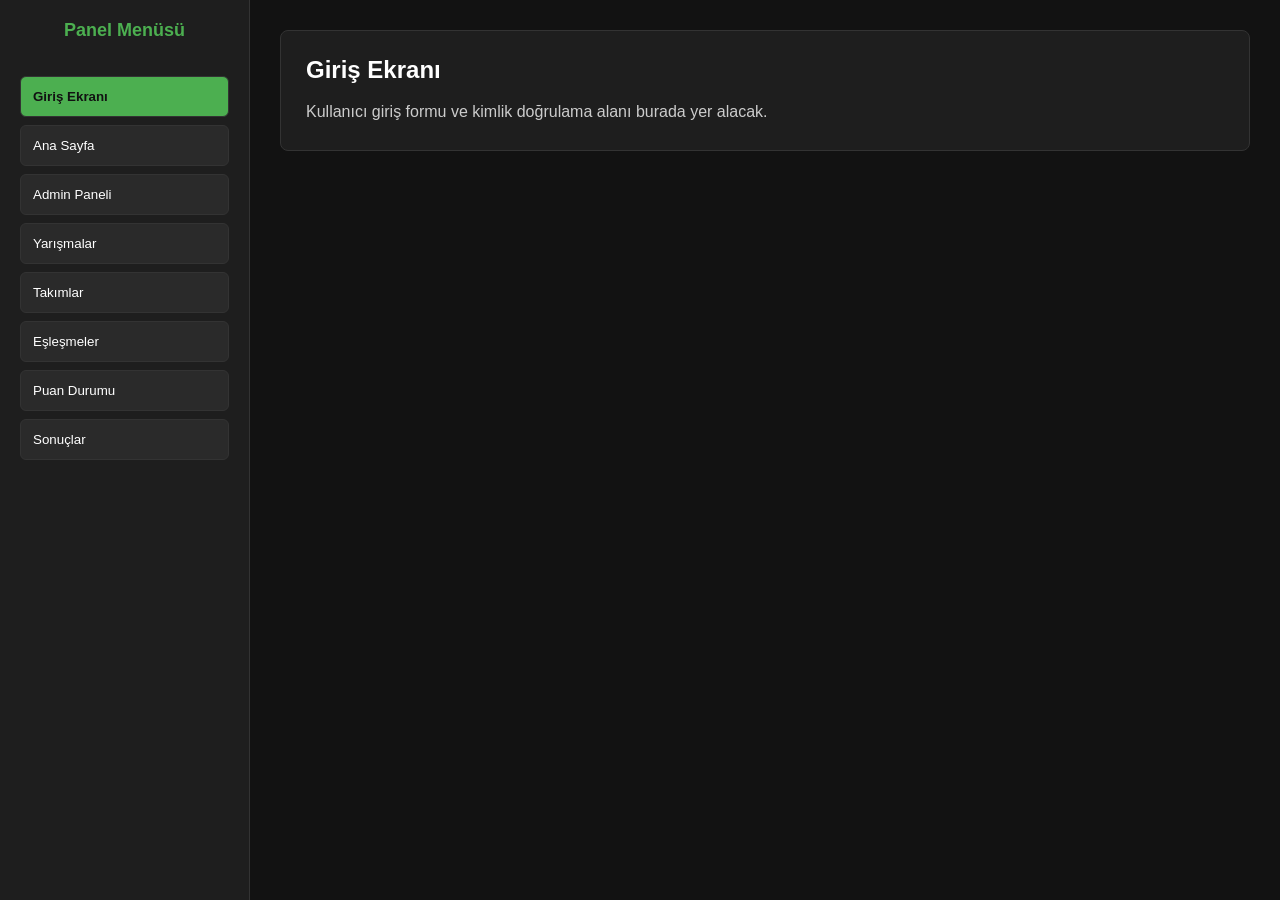
<file: okul-proje-ver1.0/okul-proje-ver1.0/index.html>
<!DOCTYPE html>
<html lang="tr">
<head>
    <meta charset="UTF-8">
    <meta name="viewport" content="width=device-width, initial-scale=1.0">
    <title>Sistem Arayüz Prototipi</title>
    <!-- Harici CSS Dosyası Bağlantısı -->
    <link rel="stylesheet" href="style.css">
</head>
<body>

    <!-- Yan Menü (Sidebar) Navigation -->
    <div class="sidebar">
        <h2>Panel Menüsü</h2>
        <nav>
            <button onclick="showSection('giris')" class="active">Giriş Ekranı</button>
            <button onclick="showSection('anasayfa')">Ana Sayfa</button>
            <button onclick="showSection('admin')">Admin Paneli</button>
            <button onclick="showSection('yarismalar')">Yarışmalar</button>
            <button onclick="showSection('takimlar')">Takımlar</button>
            <button onclick="showSection('eslesmeler')">Eşleşmeler</button>
            <button onclick="showSection('puan')">Puan Durumu</button>
            <button onclick="showSection('sonuclar')">Sonuçlar</button>
        </nav>
    </div>

    <!-- Ekran İçerikleri -->
    <div class="content">
        
        <div id="giris" class="section active">
            <h1>Giriş Ekranı</h1>
            <p>Kullanıcı giriş formu ve kimlik doğrulama alanı burada yer alacak.</p>
        </div>

        <div id="anasayfa" class="section">
            <h1>Ana Sayfa</h1>
            <p>Sistem genel özet bilgileri ve duyuruların yer aldığı ana ekran.</p>
        </div>

        <div id="admin" class="section">
            <h1>Admin Paneli</h1>
            <p>Yönetici ayarları, kullanıcı yönetimi ve sistem yapılandırması.</p>
        </div>

        <div id="yarismalar" class="section">
            <h1>Yarışmalar</h1>
            <p>Aktif ve yaklaşan yarışmaların listesi ve detayları.</p>
        </div>

        <div id="takimlar" class="section">
            <h1>Takımlar</h1>
            <p>Yarışmaya katılan takımlar ve üye bilgileri.</p>
        </div>

        <div id="eslesmeler" class="section">
            <h1>Eşleşmeler</h1>
            <p>Takımlar arası eşleşme kuraları ve fikstür bilgisi.</p>
        </div>

        <div id="puan" class="section">
            <h1>Puan Durumu</h1>
            <table>
                <thead>
                    <tr>
                        <th>Sıra</th>
                        <th>Takım</th>
                        <th>Puan</th>
                    </tr>
                </thead>
                <tbody>
                    <tr>
                        <td>1</td>
                        <td>Takım A</td>
                        <td>15</td>
                    </tr>
                    <tr>
                        <td>2</td>
                        <td>Takım B</td>
                        <td>12</td>
                    </tr>
                </tbody>
            </table>
        </div>

        <div id="sonuclar" class="section">
            <h1>Sonuçlar</h1>
            <p>Tamamlanan yarışma ve maç sonuçları ekranı.</p>
        </div>

    </div>

    <!-- Sekme Geçiş Scripti -->
    <script>
        function showSection(sectionId) {
            // Tüm sayfaları gizle
            document.querySelectorAll('.section').forEach(sec => sec.classList.remove('active'));
            // Tüm butonları pasif yap
            document.querySelectorAll('.sidebar nav button').forEach(btn => btn.classList.remove('active'));

            // İlgili sayfayı ve tıklanan butonu aktif yap
            document.getElementById(sectionId).classList.add('active');
            event.target.classList.add('active');
        }
    </script>
</body>
</html>
</file>
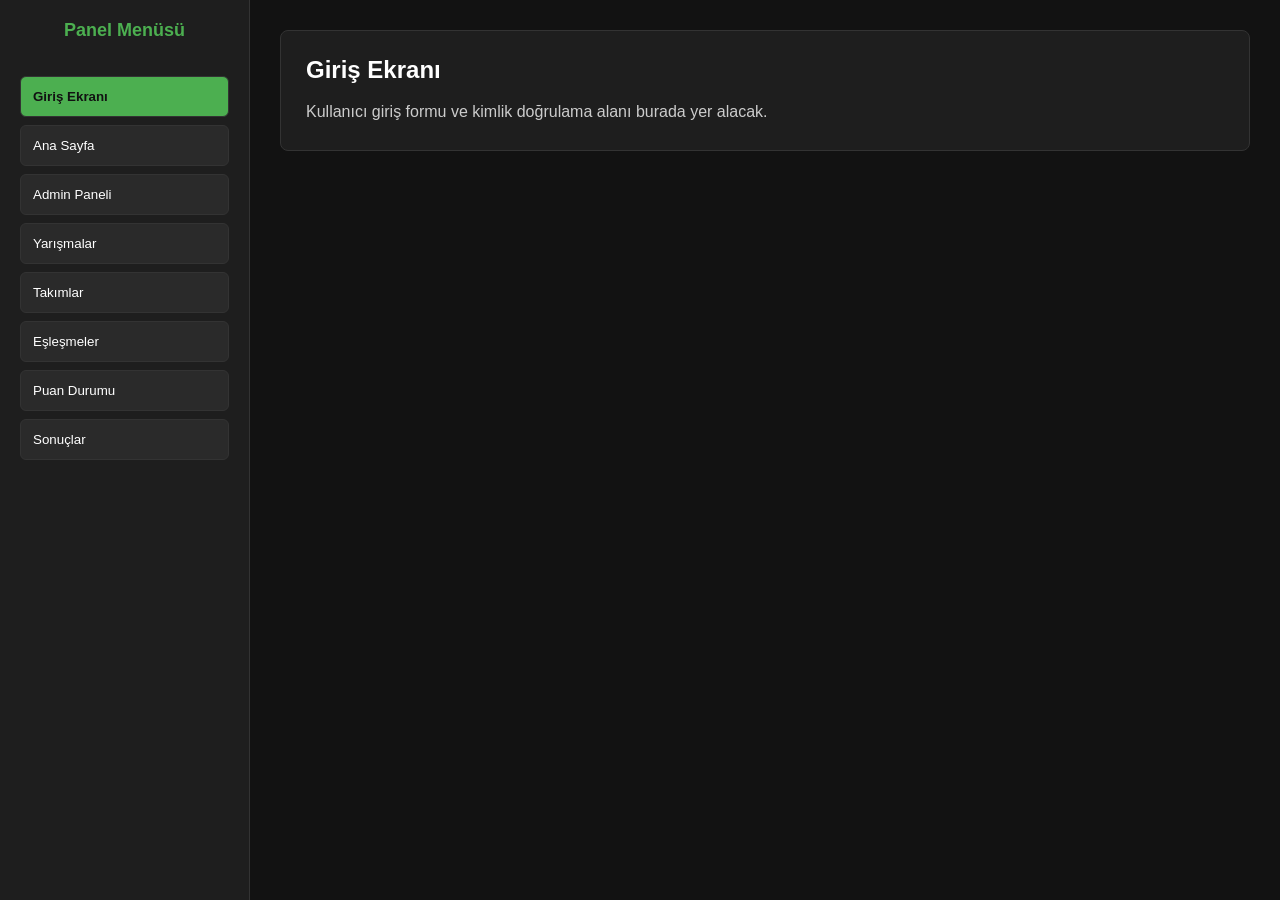
<file: okul-proje-ver1.1/okul-proje-ver1.1/index.html>
<!DOCTYPE html>
<html lang="tr">
<head>
    <meta charset="UTF-8">
    <meta name="viewport" content="width=device-width, initial-scale=1.0">
    <title>Arayüz Prototipi</title>
    <link rel="stylesheet" href="style.css">
</head>
<body>

    <!-- Yan Menü -->
    <div class="sidebar">
        <h2>Panel Menüsü</h2>
        <nav>
            <button onclick="showSection('giris')" class="active">Giriş Ekranı</button>
            <button onclick="showSection('anasayfa')">Ana Sayfa</button>
            <button onclick="showSection('admin')">Admin Paneli</button>
            <button onclick="showSection('yarismalar')">Yarışmalar</button>
            <button onclick="showSection('takimlar')">Takımlar</button>
            <button onclick="showSection('eslesmeler')">Eşleşmeler</button>
            <button onclick="showSection('puan')">Puan Durumu</button>
            <button onclick="showSection('sonuclar')">Sonuçlar</button>
        </nav>
    </div>

    <!-- İçerik Alanı -->
    <div class="content">
        <div id="giris" class="section active">
            <h1>Giriş Ekranı</h1>
            <p>Kullanıcı giriş formu ve kimlik doğrulama alanı burada yer alacak.</p>
        </div>

        <div id="anasayfa" class="section">
            <h1>Ana Sayfa</h1>
            <p>Sistem genel özet bilgileri ve duyuruların yer aldığı ana ekran.</p>
        </div>

        <div id="admin" class="section">
            <h1>Admin Paneli</h1>
            <p>Yönetici ayarları, kullanıcı yönetimi ve sistem yapılandırması.</p>
        </div>

        <div id="yarismalar" class="section">
            <h1>Yarışmalar</h1>
            <p>Aktif ve yaklaşan yarışmaların listesi ve detayları.</p>
        </div>

        <div id="takimlar" class="section">
            <h1>Takımlar</h1>
            <p>Yarışmaya katılan takımlar ve üye bilgileri.</p>
        </div>

        <div id="eslesmeler" class="section">
            <h1>Eşleşmeler</h1>
            <p>Takımlar arası eşleşme kuraları ve fikstür bilgisi.</p>
        </div>

        <div id="puan" class="section">
            <h1>Puan Durumu</h1>
            <table>
                <thead>
                    <tr>
                        <th>Sıra</th>
                        <th>Takım</th>
                        <th>Puan</th>
                    </tr>
                </thead>
                <tbody>
                    <tr>
                        <td>1</td>
                        <td>Takım A</td>
                        <td>15</td>
                    </tr>
                    <tr>
                        <td>2</td>
                        <td>Takım B</td>
                        <td>12</td>
                    </tr>
                </tbody>
            </table>
        </div>

        <div id="sonuclar" class="section">
            <h1>Sonuçlar</h1>
            <p>Tamamlanan yarışma ve maç sonuçları ekranı.</p>
        </div>
    </div>

    <script>
        function showSection(sectionId) {
            document.querySelectorAll('.section').forEach(sec => sec.classList.remove('active'));
            document.querySelectorAll('.sidebar nav button').forEach(btn => btn.classList.remove('active'));

            document.getElementById(sectionId).classList.add('active');
            event.target.classList.add('active');
        }
    </script>
</body>
</html>
</file>
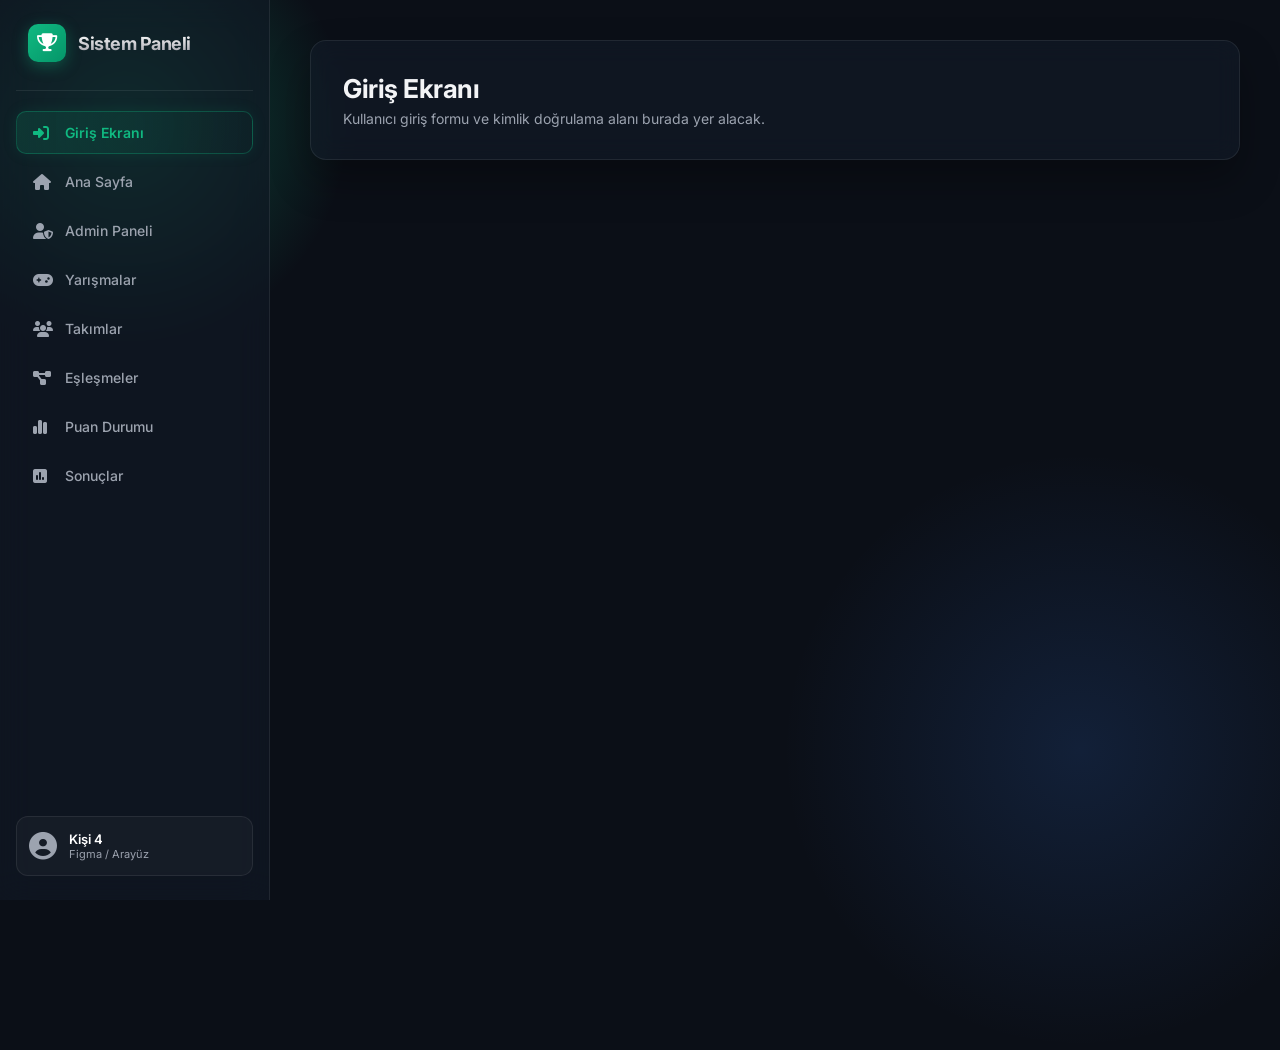
<file: okul-proje-ver1.2/okul-proje-ver1.2/index.html>
<!DOCTYPE html>
<html lang="tr">
<head>
    <meta charset="UTF-8">
    <meta name="viewport" content="width=device-width, initial-scale=1.0">
    <title>Sistem Arayüz Prototipi</title>
    <!-- Modern Font Inter -->
    <link rel="preconnect" href="https://fonts.googleapis.com">
    <link rel="preconnect" href="https://fonts.gstatic.com" crossorigin>
    <link href="https://fonts.googleapis.com/css2?family=Inter:wght@300;400;500;600;700&display=swap" rel="stylesheet">
    <!-- FontAwesome İkon Kütüphanesi -->
    <link rel="stylesheet" href="https://cdnjs.cloudflare.com/ajax/libs/font-awesome/6.4.0/css/all.min.css">
    <!-- Harici CSS -->
    <link rel="stylesheet" href="style.css">
</head>
<body>

    <!-- Arka Plan Işıltıları (Glow Effects) -->
    <div class="bg-glow-1"></div>
    <div class="bg-glow-2"></div>

    <!-- Yan Menü (Sidebar) -->
    <aside class="sidebar">
        <div class="brand">
            <div class="logo-icon"><i class="fa-solid fa-trophy"></i></div>
            <h2>Sistem Paneli</h2>
        </div>
        
        <nav>
            <button onclick="showSection('giris')" class="active">
                <i class="fa-solid fa-right-to-bracket"></i> Giriş Ekranı
            </button>
            <button onclick="showSection('anasayfa')">
                <i class="fa-solid fa-house"></i> Ana Sayfa
            </button>
            <button onclick="showSection('admin')">
                <i class="fa-solid fa-user-shield"></i> Admin Paneli
            </button>
            <button onclick="showSection('yarismalar')">
                <i class="fa-solid fa-gamepad"></i> Yarışmalar
            </button>
            <button onclick="showSection('takimlar')">
                <i class="fa-solid fa-users"></i> Takımlar
            </button>
            <button onclick="showSection('eslesmeler')">
                <i class="fa-solid fa-diagram-project"></i> Eşleşmeler
            </button>
            <button onclick="showSection('puan')">
                <i class="fa-solid fa-chart-simple"></i> Puan Durumu
            </button>
            <button onclick="showSection('sonuclar')">
                <i class="fa-solid fa-square-poll-vertical"></i> Sonuçlar
            </button>
        </nav>
        
        <div class="user-profile">
            <div class="avatar"><i class="fa-solid fa-circle-user"></i></div>
            <div class="user-info">
                <span class="name">Kişi 4</span>
                <span class="role">Figma / Arayüz</span>
            </div>
        </div>
    </aside>

    <!-- Ana İçerik Alanı -->
    <main class="content">
        
        <div id="giris" class="section active">
            <div class="section-header">
                <h1>Giriş Ekranı</h1>
                <p>Kullanıcı giriş formu ve kimlik doğrulama alanı burada yer alacak.</p>
            </div>
        </div>

        <div id="anasayfa" class="section">
            <div class="section-header">
                <h1>Ana Sayfa</h1>
                <p>Sistem genel özet bilgileri ve duyuruların yer aldığı ana ekran.</p>
            </div>
        </div>

        <div id="admin" class="section">
            <div class="section-header">
                <h1>Admin Paneli</h1>
                <p>Yönetici ayarları, kullanıcı yönetimi ve sistem yapılandırması.</p>
            </div>
        </div>

        <div id="yarismalar" class="section">
            <div class="section-header">
                <h1>Yarışmalar</h1>
                <p>Aktif ve yaklaşan yarışmaların listesi ve detayları.</p>
            </div>
        </div>

        <div id="takimlar" class="section">
            <div class="section-header">
                <h1>Takımlar</h1>
                <p>Yarışmaya katılan takımlar ve üye bilgileri.</p>
            </div>
        </div>

        <div id="eslesmeler" class="section">
            <div class="section-header">
                <h1>Eşleşmeler</h1>
                <p>Takımlar arası eşleşme kuraları ve fikstür bilgisi.</p>
            </div>
        </div>

        <div id="puan" class="section">
            <div class="section-header">
                <h1>Puan Durumu</h1>
                <p>Anlık puan sıralaması ve takım istatistikleri.</p>
            </div>
            
            <div class="table-container">
                <table>
                    <thead>
                        <tr>
                            <th>Sıra</th>
                            <th>Takım</th>
                            <th>Puan</th>
                        </tr>
                    </thead>
                    <tbody>
                        <tr>
                            <td><span class="rank rank-1">1</span></td>
                            <td>Takım A</td>
                            <td><strong>15</strong></td>
                        </tr>
                        <tr>
                            <td><span class="rank rank-2">2</span></td>
                            <td>Takım B</td>
                            <td><strong>12</strong></td>
                        </tr>
                    </tbody>
                </table>
            </div>
        </div>

        <div id="sonuclar" class="section">
            <div class="section-header">
                <h1>Sonuçlar</h1>
                <p>Tamamlanan yarışma ve maç sonuçları ekranı.</p>
            </div>
        </div>

    </main>

    <!-- Sekme Geçiş Scripti -->
    <script>
        function showSection(sectionId) {
            document.querySelectorAll('.section').forEach(sec => sec.classList.remove('active'));
            document.querySelectorAll('.sidebar nav button').forEach(btn => btn.classList.remove('active'));

            document.getElementById(sectionId).classList.add('active');
            event.currentTarget.classList.add('active');
        }
    </script>
</body>
</html>
</file>
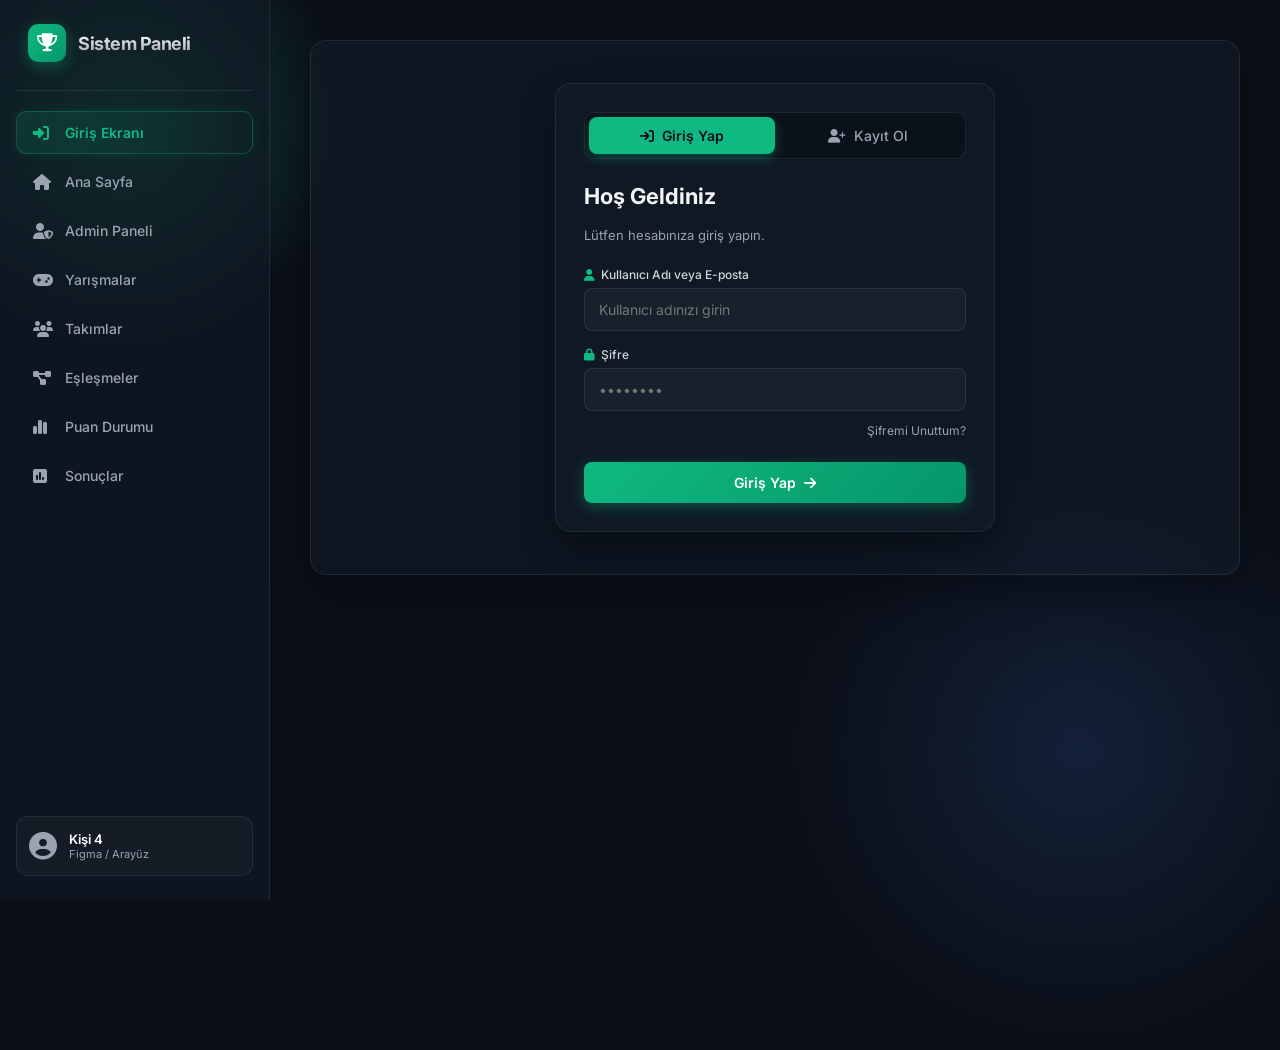
<file: okul-proje-ver1.3/okul-proje-ver1.3/index.html>
<!DOCTYPE html>
<html lang="tr">
<head>
    <meta charset="UTF-8">
    <meta name="viewport" content="width=device-width, initial-scale=1.0">
    <title>Sistem Arayüz Prototipi</title>
    <!-- Modern Font Inter -->
    <link rel="preconnect" href="https://fonts.googleapis.com">
    <link rel="preconnect" href="https://fonts.gstatic.com" crossorigin>
    <link href="https://fonts.googleapis.com/css2?family=Inter:wght@300;400;500;600;700&display=swap" rel="stylesheet">
    <!-- FontAwesome İkon Kütüphanesi -->
    <link rel="stylesheet" href="https://cdnjs.cloudflare.com/ajax/libs/font-awesome/6.4.0/css/all.min.css">
    <!-- Harici CSS Dosyası -->
    <link rel="stylesheet" href="style.css">
</head>
<body>

    <!-- Arka Plan Işıltıları -->
    <div class="bg-glow-1"></div>
    <div class="bg-glow-2"></div>

    <!-- Yan Menü (Sidebar) -->
    <aside class="sidebar">
        <div class="brand">
            <div class="logo-icon"><i class="fa-solid fa-trophy"></i></div>
            <h2>Sistem Paneli</h2>
        </div>
        
        <nav>
            <button onclick="showSection('giris')" class="active">
                <i class="fa-solid fa-right-to-bracket"></i> Giriş Ekranı
            </button>
            <button onclick="showSection('anasayfa')">
                <i class="fa-solid fa-house"></i> Ana Sayfa
            </button>
            <button onclick="showSection('admin')">
                <i class="fa-solid fa-user-shield"></i> Admin Paneli
            </button>
            <button onclick="showSection('yarismalar')">
                <i class="fa-solid fa-gamepad"></i> Yarışmalar
            </button>
            <button onclick="showSection('takimlar')">
                <i class="fa-solid fa-users"></i> Takımlar
            </button>
            <button onclick="showSection('eslesmeler')">
                <i class="fa-solid fa-diagram-project"></i> Eşleşmeler
            </button>
            <button onclick="showSection('puan')">
                <i class="fa-solid fa-chart-simple"></i> Puan Durumu
            </button>
            <button onclick="showSection('sonuclar')">
                <i class="fa-solid fa-square-poll-vertical"></i> Sonuçlar
            </button>
        </nav>
        
        <div class="user-profile">
            <div class="avatar"><i class="fa-solid fa-circle-user"></i></div>
            <div class="user-info">
                <span class="name">Kişi 4</span>
                <span class="role">Figma / Arayüz</span>
            </div>
        </div>
    </aside>

    <!-- Ana İçerik Alanı -->
    <main class="content">
        
        <!-- 1. GİRİŞ VE KAYIT EKRANI -->
        <div id="giris" class="section active">
            <div class="auth-card">
                <div class="auth-tabs">
                    <button class="auth-tab active" onclick="switchAuthTab('login', event)">
                        <i class="fa-solid fa-arrow-right-to-bracket"></i> Giriş Yap
                    </button>
                    <button class="auth-tab" onclick="switchAuthTab('register', event)">
                        <i class="fa-solid fa-user-plus"></i> Kayıt Ol
                    </button>
                </div>

                <!-- Giriş Yap Formu -->
                <form id="login-form" class="auth-form active" onsubmit="event.preventDefault();">
                    <h2>Hoş Geldiniz</h2>
                    <p class="auth-desc">Lütfen hesabınıza giriş yapın.</p>
                    
                    <div class="input-group">
                        <label><i class="fa-solid fa-user"></i> Kullanıcı Adı veya E-posta</label>
                        <input type="text" placeholder="Kullanıcı adınızı girin" required>
                    </div>

                    <div class="input-group">
                        <label><i class="fa-solid fa-lock"></i> Şifre</label>
                        <input type="password" placeholder="••••••••" required>
                    </div>

                    <div class="form-actions">
                        <a href="#" class="forgot-pass">Şifremi Unuttum?</a>
                    </div>

                    <button type="submit" class="btn-primary">
                        Giriş Yap <i class="fa-solid fa-arrow-right"></i>
                    </button>
                </form>

                <!-- Kayıt Ol Formu -->
                <form id="register-form" class="auth-form" onsubmit="event.preventDefault();">
                    <h2>Hesap Oluştur</h2>
                    <p class="auth-desc">Sisteme katılmak için bilgilerinizi girin.</p>

                    <div class="input-group">
                        <label><i class="fa-solid fa-user"></i> Kullanıcı Adı</label>
                        <input type="text" placeholder="Kullanıcı adı belirleyin" required>
                    </div>

                    <div class="input-group">
                        <label><i class="fa-solid fa-envelope"></i> E-posta Adresi</label>
                        <input type="email" placeholder="ornek@email.com" required>
                    </div>

                    <div class="input-group">
                        <label><i class="fa-solid fa-lock"></i> Şifre</label>
                        <input type="password" placeholder="••••••••" required>
                    </div>

                    <div class="input-group">
                        <label><i class="fa-solid fa-shield-halved"></i> Şifre Tekrar</label>
                        <input type="password" placeholder="••••••••" required>
                    </div>

                    <button type="submit" class="btn-primary">
                        Kayıt Ol <i class="fa-solid fa-user-check"></i>
                    </button>
                </form>
            </div>
        </div>

        <!-- 2. ANA SAYFA -->
        <div id="anasayfa" class="section">
            <div class="section-header">
                <h1>Ana Sayfa</h1>
                <p>Sistem genel özet bilgileri ve duyuruların yer aldığı ana ekran.</p>
            </div>
        </div>

        <!-- 3. ADMİN PANELİ -->
        <div id="admin" class="section">
            <div class="section-header">
                <h1>Admin Paneli</h1>
                <p>Yönetici ayarları, kullanıcı yönetimi ve sistem yapılandırması.</p>
            </div>
        </div>

        <!-- 4. YARIŞMALAR -->
        <div id="yarismalar" class="section">
            <div class="section-header">
                <h1>Yarışmalar</h1>
                <p>Aktif ve yaklaşan yarışmaların listesi ve detayları.</p>
            </div>
        </div>

        <!-- 5. TAKIMLAR -->
        <div id="takimlar" class="section">
            <div class="section-header">
                <h1>Takımlar</h1>
                <p>Yarışmaya katılan takımlar ve üye bilgileri.</p>
            </div>
        </div>

        <!-- 6. EŞLEŞMELER -->
        <div id="eslesmeler" class="section">
            <div class="section-header">
                <h1>Eşleşmeler</h1>
                <p>Takımlar arası eşleşme kuraları ve fikstür bilgisi.</p>
            </div>
        </div>

        <!-- 7. PUAN DURUMU -->
        <div id="puan" class="section">
            <div class="section-header">
                <h1>Puan Durumu</h1>
                <p>Anlık puan sıralaması ve takım istatistikleri.</p>
            </div>
            
            <div class="table-container">
                <table>
                    <thead>
                        <tr>
                            <th>Sıra</th>
                            <th>Takım</th>
                            <th>Puan</th>
                        </tr>
                    </thead>
                    <tbody>
                        <tr>
                            <td><span class="rank rank-1">1</span></td>
                            <td>Takım A</td>
                            <td><strong>15</strong></td>
                        </tr>
                        <tr>
                            <td><span class="rank rank-2">2</span></td>
                            <td>Takım B</td>
                            <td><strong>12</strong></td>
                        </tr>
                    </tbody>
                </table>
            </div>
        </div>

        <!-- 8. SONUÇLAR -->
        <div id="sonuclar" class="section">
            <div class="section-header">
                <h1>Sonuçlar</h1>
                <p>Tamamlanan yarışma ve maç sonuçları ekranı.</p>
            </div>
        </div>

    </main>

    <!-- JavaScript Kodları -->
    <script>
        // Yan Menü Sayfa Geçişleri
        function showSection(sectionId) {
            document.querySelectorAll('.section').forEach(sec => sec.classList.remove('active'));
            document.querySelectorAll('.sidebar nav button').forEach(btn => btn.classList.remove('active'));

            document.getElementById(sectionId).classList.add('active');
            event.currentTarget.classList.add('active');
        }

        // Giriş Yap / Kayıt Ol Sekme Geçişleri
        function switchAuthTab(tab, e) {
            document.querySelectorAll('.auth-tab').forEach(t => t.classList.remove('active'));
            document.querySelectorAll('.auth-form').forEach(f => f.classList.remove('active'));

            if (tab === 'login') {
                e.currentTarget.classList.add('active');
                document.getElementById('login-form').classList.add('active');
            } else {
                e.currentTarget.classList.add('active');
                document.getElementById('register-form').classList.add('active');
            }
        }
    </script>
</body>
</html>
</file>
<file: okul-proje-ver1.0/okul-proje-ver1.0/style.css>
* {
    box-sizing: border-box;
    margin: 0;
    padding: 0;
    font-family: 'Segoe UI', Tahoma, Geneva, Verdana, sans-serif;
}

body {
    display: flex;
    height: 100vh;
    background-color: #121212;
    color: #ffffff;
}

/* Yan Menü (Sidebar) Navigation */
.sidebar {
    width: 250px;
    background-color: #1e1e1e;
    padding: 20px;
    display: flex;
    flex-direction: column;
    gap: 15px;
    border-right: 1px solid #333;
}

.sidebar h2 {
    font-size: 18px;
    margin-bottom: 20px;
    color: #4caf50;
    text-align: center;
}

.sidebar nav button {
    width: 100%;
    padding: 12px;
    margin-bottom: 8px;
    background-color: #2a2a2a;
    color: #fff;
    border: 1px solid #333;
    border-radius: 6px;
    text-align: left;
    cursor: pointer;
    transition: all 0.3s ease;
}

.sidebar nav button:hover, 
.sidebar nav button.active {
    background-color: #4caf50;
    color: #121212;
    font-weight: bold;
}

/* Ana İçerik Alanı */
.content {
    flex: 1;
    padding: 30px;
    overflow-y: auto;
}

.section {
    display: none;
    background-color: #1e1e1e;
    padding: 25px;
    border-radius: 8px;
    border: 1px solid #333;
}

.section.active {
    display: block;
}

h1 {
    margin-bottom: 15px;
    font-size: 24px;
}

p {
    color: #ccc;
    line-height: 1.6;
}

/* Örnek Tablo (Puan Durumu / Eşleşmeler için) */
table {
    width: 100%;
    border-collapse: collapse;
    margin-top: 15px;
}

th, td {
    padding: 12px;
    border: 1px solid #333;
    text-align: left;
}

th {
    background-color: #2a2a2a;
}
</file>
<file: okul-proje-ver1.1/okul-proje-ver1.1/style.css>
* {
    box-sizing: border-box;
    margin: 0;
    padding: 0;
    font-family: 'Segoe UI', Tahoma, Geneva, Verdana, sans-serif;
}

body {
    display: flex;
    height: 100vh;
    background-color: #121212;
    color: #ffffff;
}

.sidebar {
    width: 250px;
    background-color: #1e1e1e;
    padding: 20px;
    display: flex;
    flex-direction: column;
    gap: 15px;
    border-right: 1px solid #333;
}

.sidebar h2 {
    font-size: 18px;
    margin-bottom: 20px;
    color: #4caf50;
    text-align: center;
}

.sidebar nav button {
    width: 100%;
    padding: 12px;
    margin-bottom: 8px;
    background-color: #2a2a2a;
    color: #fff;
    border: 1px solid #333;
    border-radius: 6px;
    text-align: left;
    cursor: pointer;
    transition: all 0.3s ease;
}

.sidebar nav button:hover, 
.sidebar nav button.active {
    background-color: #4caf50;
    color: #121212;
    font-weight: bold;
}

.content {
    flex: 1;
    padding: 30px;
    overflow-y: auto;
}

.section {
    display: none;
    background-color: #1e1e1e;
    padding: 25px;
    border-radius: 8px;
    border: 1px solid #333;
}

.section.active {
    display: block;
}

h1 {
    margin-bottom: 15px;
    font-size: 24px;
}

p {
    color: #ccc;
    line-height: 1.6;
}

table {
    width: 100%;
    border-collapse: collapse;
    margin-top: 15px;
}

th, td {
    padding: 12px;
    border: 1px solid #333;
    text-align: left;
}

th {
    background-color: #2a2a2a;
}
</file>
<file: okul-proje-ver1.2/okul-proje-ver1.2/style.css>
:root {
    --bg-main: #0b0f17;
    --sidebar-bg: rgba(18, 26, 38, 0.65);
    --card-bg: rgba(22, 32, 48, 0.45);
    --card-border: rgba(255, 255, 255, 0.08);
    --primary: #10b981;
    --primary-glow: rgba(16, 185, 129, 0.35);
    --text-main: #f3f4f6;
    --text-muted: #9ca3af;
    --hover-bg: rgba(255, 255, 255, 0.05);
}

* {
    box-sizing: border-box;
    margin: 0;
    padding: 0;
    font-family: 'Inter', -apple-system, BlinkMacSystemFont, sans-serif;
}

body {
    display: flex;
    height: 100vh;
    background-color: var(--bg-main);
    color: var(--text-main);
    overflow: hidden;
    position: relative;
}

/* Premium Arka Plan Işıltıları (Glows) */
.bg-glow-1 {
    position: absolute;
    top: -100px;
    left: -100px;
    width: 450px;
    height: 450px;
    background: radial-gradient(circle, var(--primary-glow) 0%, rgba(0,0,0,0) 70%);
    pointer-events: none;
    z-index: 0;
}

.bg-glow-2 {
    position: absolute;
    bottom: -150px;
    right: -100px;
    width: 600px;
    height: 600px;
    background: radial-gradient(circle, rgba(59, 130, 246, 0.15) 0%, rgba(0,0,0,0) 70%);
    pointer-events: none;
    z-index: 0;
}

/* Yan Menü (Sidebar) Glassmorphism */
.sidebar {
    width: 270px;
    background: var(--sidebar-bg);
    backdrop-filter: blur(16px);
    -webkit-backdrop-filter: blur(16px);
    border-right: 1px solid var(--card-border);
    padding: 24px 16px;
    display: flex;
    flex-direction: column;
    z-index: 10;
}

.brand {
    display: flex;
    align-items: center;
    gap: 12px;
    padding: 0 12px 28px 12px;
    border-bottom: 1px solid var(--card-border);
    margin-bottom: 20px;
}

.logo-icon {
    width: 38px;
    height: 38px;
    background: linear-gradient(135deg, #10b981, #059669);
    border-radius: 10px;
    display: flex;
    align-items: center;
    justify-content: center;
    color: #fff;
    font-size: 18px;
    box-shadow: 0 4px 15px var(--primary-glow);
}

.brand h2 {
    font-size: 18px;
    font-weight: 700;
    letter-spacing: -0.5px;
    background: linear-gradient(180deg, #ffffff, #a1a1aa);
    -webkit-background-clip: text;
    -webkit-text-fill-color: transparent;
}

/* Navigasyon Butonları */
.sidebar nav {
    display: flex;
    flex-direction: column;
    gap: 6px;
    flex: 1;
}

.sidebar nav button {
    width: 100%;
    padding: 12px 16px;
    background: transparent;
    color: var(--text-muted);
    border: 1px solid transparent;
    border-radius: 10px;
    text-align: left;
    font-size: 14px;
    font-weight: 500;
    cursor: pointer;
    transition: all 0.25s cubic-bezier(0.4, 0, 0.2, 1);
    display: flex;
    align-items: center;
    gap: 12px;
}

.sidebar nav button i {
    font-size: 16px;
    width: 20px;
    transition: transform 0.25s ease;
}

.sidebar nav button:hover {
    background: var(--hover-bg);
    color: #fff;
    transform: translateX(3px);
}

.sidebar nav button:hover i {
    transform: scale(1.15);
}

.sidebar nav button.active {
    background: linear-gradient(90deg, rgba(16, 185, 129, 0.15) 0%, rgba(16, 185, 129, 0.02) 100%);
    color: var(--primary);
    border: 1px solid rgba(16, 185, 129, 0.3);
    box-shadow: 0 0 15px rgba(16, 185, 129, 0.1);
    font-weight: 600;
}

.sidebar nav button.active i {
    color: var(--primary);
}

/* Alt Profil Kartı */
.user-profile {
    display: flex;
    align-items: center;
    gap: 12px;
    padding: 12px;
    background: rgba(255, 255, 255, 0.03);
    border: 1px solid var(--card-border);
    border-radius: 12px;
    margin-top: auto;
}

.avatar {
    font-size: 28px;
    color: var(--text-muted);
}

.user-info {
    display: flex;
    flex-direction: column;
}

.user-info .name {
    font-size: 13px;
    font-weight: 600;
    color: #fff;
}

.user-info .role {
    font-size: 11px;
    color: var(--text-muted);
}

/* Ana İçerik Alanı */
.content {
    flex: 1;
    padding: 40px;
    overflow-y: auto;
    z-index: 1;
}

.section {
    display: none;
    background: var(--card-bg);
    backdrop-filter: blur(12px);
    -webkit-backdrop-filter: blur(12px);
    padding: 32px;
    border-radius: 16px;
    border: 1px solid var(--card-border);
    box-shadow: 0 20px 40px rgba(0, 0, 0, 0.3);
    animation: fadeIn 0.3s ease-in-out;
}

.section.active {
    display: block;
}

@keyframes fadeIn {
    from { opacity: 0; transform: translateY(8px); }
    to { opacity: 1; transform: translateY(0); }
}

.section-header h1 {
    font-size: 26px;
    font-weight: 700;
    letter-spacing: -0.5px;
    margin-bottom: 6px;
}

.section-header p {
    color: var(--text-muted);
    font-size: 14px;
}

/* Modern Tablo Stili */
.table-container {
    margin-top: 24px;
    overflow-x: auto;
}

table {
    width: 100%;
    border-collapse: collapse;
    text-align: left;
}

th {
    padding: 14px 16px;
    font-size: 12px;
    font-weight: 600;
    text-transform: uppercase;
    letter-spacing: 0.5px;
    color: var(--text-muted);
    border-bottom: 1px solid var(--card-border);
}

td {
    padding: 16px;
    font-size: 14px;
    border-bottom: 1px solid rgba(255, 255, 255, 0.04);
}

tr:last-child td {
    border-bottom: none;
}

.rank {
    display: inline-flex;
    align-items: center;
    justify-content: center;
    width: 26px;
    height: 26px;
    border-radius: 6px;
    font-size: 12px;
    font-weight: 700;
}

.rank-1 { background: rgba(234, 179, 8, 0.2); color: #eab308; }
.rank-2 { background: rgba(148, 163, 184, 0.2); color: #94a3b8; }
</file>
<file: okul-proje-ver1.3/okul-proje-ver1.3/style.css>
:root {
    --bg-main: #0b0f17;
    --sidebar-bg: rgba(18, 26, 38, 0.65);
    --card-bg: rgba(22, 32, 48, 0.45);
    --card-border: rgba(255, 255, 255, 0.08);
    --primary: #10b981;
    --primary-glow: rgba(16, 185, 129, 0.35);
    --text-main: #f3f4f6;
    --text-muted: #9ca3af;
    --hover-bg: rgba(255, 255, 255, 0.05);
}

* {
    box-sizing: border-box;
    margin: 0;
    padding: 0;
    font-family: 'Inter', -apple-system, BlinkMacSystemFont, sans-serif;
}

body {
    display: flex;
    height: 100vh;
    background-color: var(--bg-main);
    color: var(--text-main);
    overflow: hidden;
    position: relative;
}

/* Arka Plan Işıltıları (Glows) */
.bg-glow-1 {
    position: absolute;
    top: -100px;
    left: -100px;
    width: 450px;
    height: 450px;
    background: radial-gradient(circle, var(--primary-glow) 0%, rgba(0,0,0,0) 70%);
    pointer-events: none;
    z-index: 0;
}

.bg-glow-2 {
    position: absolute;
    bottom: -150px;
    right: -100px;
    width: 600px;
    height: 600px;
    background: radial-gradient(circle, rgba(59, 130, 246, 0.15) 0%, rgba(0,0,0,0) 70%);
    pointer-events: none;
    z-index: 0;
}

/* Yan Menü (Sidebar) Glassmorphism */
.sidebar {
    width: 270px;
    background: var(--sidebar-bg);
    backdrop-filter: blur(16px);
    -webkit-backdrop-filter: blur(16px);
    border-right: 1px solid var(--card-border);
    padding: 24px 16px;
    display: flex;
    flex-direction: column;
    z-index: 10;
}

.brand {
    display: flex;
    align-items: center;
    gap: 12px;
    padding: 0 12px 28px 12px;
    border-bottom: 1px solid var(--card-border);
    margin-bottom: 20px;
}

.logo-icon {
    width: 38px;
    height: 38px;
    background: linear-gradient(135deg, #10b981, #059669);
    border-radius: 10px;
    display: flex;
    align-items: center;
    justify-content: center;
    color: #fff;
    font-size: 18px;
    box-shadow: 0 4px 15px var(--primary-glow);
}

.brand h2 {
    font-size: 18px;
    font-weight: 700;
    letter-spacing: -0.5px;
    background: linear-gradient(180deg, #ffffff, #a1a1aa);
    -webkit-background-clip: text;
    -webkit-text-fill-color: transparent;
}

/* Navigasyon Butonları */
.sidebar nav {
    display: flex;
    flex-direction: column;
    gap: 6px;
    flex: 1;
}

.sidebar nav button {
    width: 100%;
    padding: 12px 16px;
    background: transparent;
    color: var(--text-muted);
    border: 1px solid transparent;
    border-radius: 10px;
    text-align: left;
    font-size: 14px;
    font-weight: 500;
    cursor: pointer;
    transition: all 0.25s cubic-bezier(0.4, 0, 0.2, 1);
    display: flex;
    align-items: center;
    gap: 12px;
}

.sidebar nav button i {
    font-size: 16px;
    width: 20px;
    transition: transform 0.25s ease;
}

.sidebar nav button:hover {
    background: var(--hover-bg);
    color: #fff;
    transform: translateX(3px);
}

.sidebar nav button:hover i {
    transform: scale(1.15);
}

.sidebar nav button.active {
    background: linear-gradient(90deg, rgba(16, 185, 129, 0.15) 0%, rgba(16, 185, 129, 0.02) 100%);
    color: var(--primary);
    border: 1px solid rgba(16, 185, 129, 0.3);
    box-shadow: 0 0 15px rgba(16, 185, 129, 0.1);
    font-weight: 600;
}

.sidebar nav button.active i {
    color: var(--primary);
}

/* Alt Profil Kartı */
.user-profile {
    display: flex;
    align-items: center;
    gap: 12px;
    padding: 12px;
    background: rgba(255, 255, 255, 0.03);
    border: 1px solid var(--card-border);
    border-radius: 12px;
    margin-top: auto;
}

.avatar {
    font-size: 28px;
    color: var(--text-muted);
}

.user-info {
    display: flex;
    flex-direction: column;
}

.user-info .name {
    font-size: 13px;
    font-weight: 600;
    color: #fff;
}

.user-info .role {
    font-size: 11px;
    color: var(--text-muted);
}

/* Ana İçerik Alanı */
.content {
    flex: 1;
    padding: 40px;
    overflow-y: auto;
    z-index: 1;
}

.section {
    display: none;
    background: var(--card-bg);
    backdrop-filter: blur(12px);
    -webkit-backdrop-filter: blur(12px);
    padding: 32px;
    border-radius: 16px;
    border: 1px solid var(--card-border);
    box-shadow: 0 20px 40px rgba(0, 0, 0, 0.3);
    animation: fadeIn 0.3s ease-in-out;
}

.section.active {
    display: block;
}

@keyframes fadeIn {
    from { opacity: 0; transform: translateY(8px); }
    to { opacity: 1; transform: translateY(0); }
}

.section-header h1 {
    font-size: 26px;
    font-weight: 700;
    letter-spacing: -0.5px;
    margin-bottom: 6px;
}

.section-header p {
    color: var(--text-muted);
    font-size: 14px;
}

/* Giriş ve Kayıt Kartı Stilleri */
.auth-card {
    max-width: 440px;
    margin: 10px auto;
    background: rgba(18, 26, 38, 0.7);
    border: 1px solid var(--card-border);
    border-radius: 16px;
    padding: 28px;
    box-shadow: 0 15px 35px rgba(0, 0, 0, 0.4);
}

.auth-tabs {
    display: flex;
    background: rgba(0, 0, 0, 0.25);
    padding: 4px;
    border-radius: 10px;
    margin-bottom: 24px;
    border: 1px solid var(--card-border);
}

.auth-tab {
    flex: 1;
    padding: 10px;
    background: transparent;
    border: none;
    color: var(--text-muted);
    font-size: 14px;
    font-weight: 500;
    cursor: pointer;
    border-radius: 8px;
    transition: all 0.25s ease;
    display: flex;
    align-items: center;
    justify-content: center;
    gap: 8px;
}

.auth-tab.active {
    background: var(--primary);
    color: #0b0f17;
    font-weight: 600;
    box-shadow: 0 4px 12px var(--primary-glow);
}

.auth-form {
    display: none;
    flex-direction: column;
    gap: 16px;
    animation: fadeIn 0.3s ease;
}

.auth-form.active {
    display: flex;
}

.auth-form h2 {
    font-size: 22px;
    font-weight: 700;
    margin-bottom: 2px;
}

.auth-desc {
    font-size: 13px;
    color: var(--text-muted);
    margin-bottom: 8px;
}

.input-group {
    display: flex;
    flex-direction: column;
    gap: 6px;
}

.input-group label {
    font-size: 12px;
    font-weight: 500;
    color: #d1d5db;
    display: flex;
    align-items: center;
    gap: 6px;
}

.input-group label i {
    color: var(--primary);
}

.input-group input {
    width: 100%;
    padding: 12px 14px;
    background: rgba(255, 255, 255, 0.04);
    border: 1px solid var(--card-border);
    border-radius: 8px;
    color: #fff;
    font-size: 14px;
    outline: none;
    transition: all 0.25s ease;
}

.input-group input:focus {
    border-color: var(--primary);
    background: rgba(255, 255, 255, 0.07);
    box-shadow: 0 0 10px var(--primary-glow);
}

.form-actions {
    display: flex;
    justify-content: flex-end;
    margin-top: -4px;
}

.forgot-pass {
    color: var(--text-muted);
    font-size: 12px;
    text-decoration: none;
    transition: color 0.2s;
}

.forgot-pass:hover {
    color: var(--primary);
}

.btn-primary {
    width: 100%;
    padding: 12px;
    background: linear-gradient(135deg, #10b981, #059669);
    color: #fff;
    border: none;
    border-radius: 8px;
    font-size: 14px;
    font-weight: 600;
    cursor: pointer;
    transition: all 0.25s ease;
    display: flex;
    align-items: center;
    justify-content: center;
    gap: 8px;
    margin-top: 8px;
    box-shadow: 0 4px 15px var(--primary-glow);
}

.btn-primary:hover {
    opacity: 0.9;
    transform: translateY(-1px);
}

/* Modern Tablo Stili */
.table-container {
    margin-top: 24px;
    overflow-x: auto;
}

table {
    width: 100%;
    border-collapse: collapse;
    text-align: left;
}

th {
    padding: 14px 16px;
    font-size: 12px;
    font-weight: 600;
    text-transform: uppercase;
    letter-spacing: 0.5px;
    color: var(--text-muted);
    border-bottom: 1px solid var(--card-border);
}

td {
    padding: 16px;
    font-size: 14px;
    border-bottom: 1px solid rgba(255, 255, 255, 0.04);
}

tr:last-child td {
    border-bottom: none;
}

.rank {
    display: inline-flex;
    align-items: center;
    justify-content: center;
    width: 26px;
    height: 26px;
    border-radius: 6px;
    font-size: 12px;
    font-weight: 700;
}

.rank-1 { background: rgba(234, 179, 8, 0.2); color: #eab308; }
.rank-2 { background: rgba(148, 163, 184, 0.2); color: #94a3b8; }
</file>
